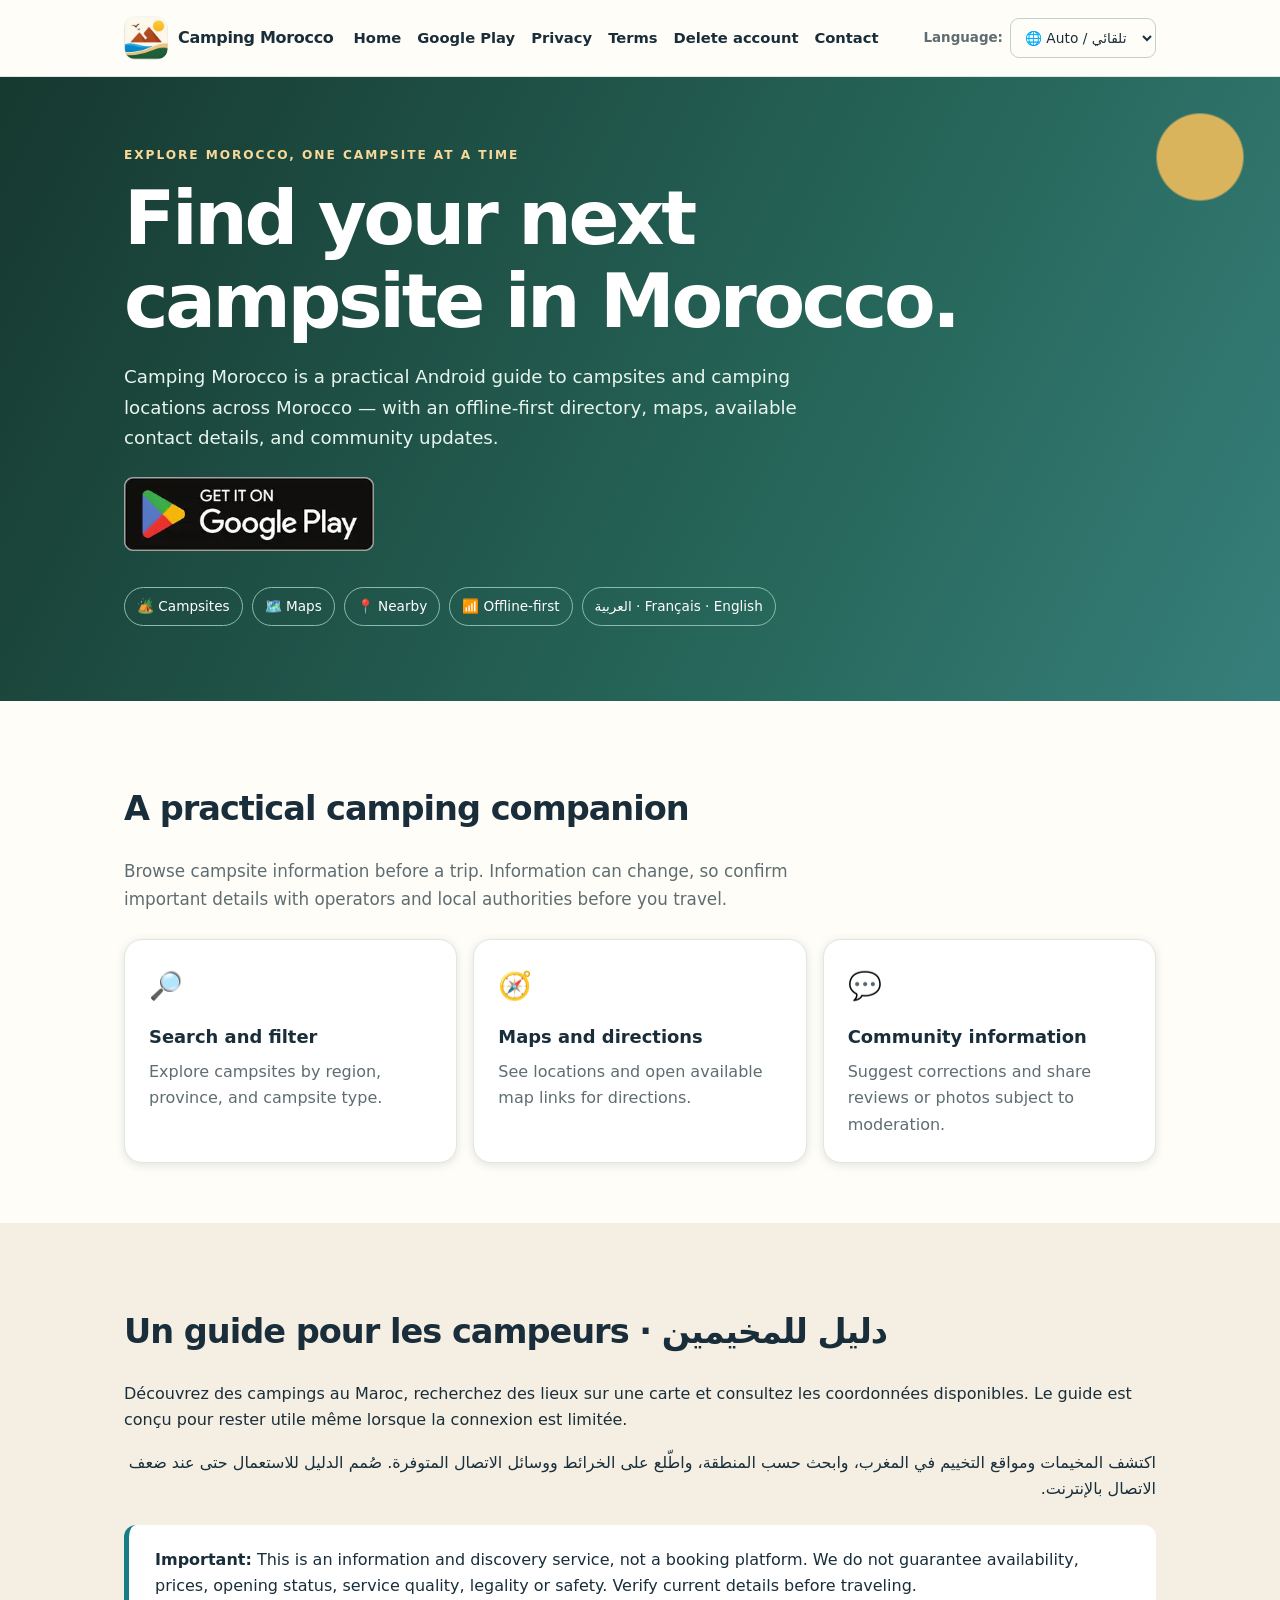
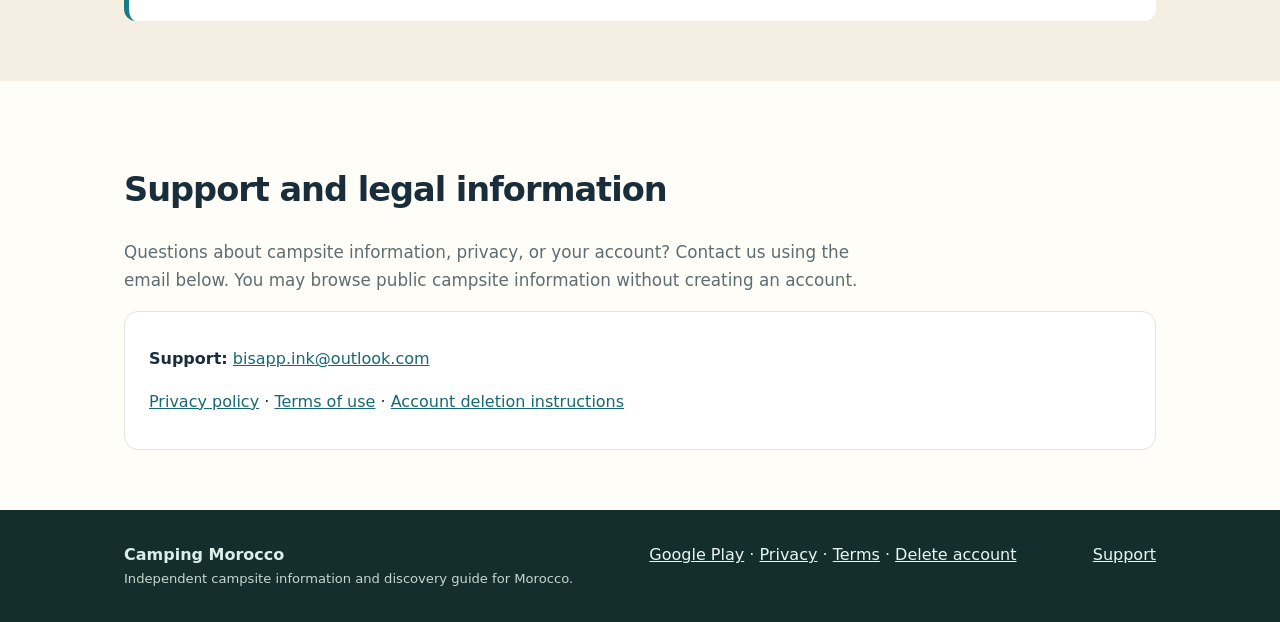
<file: index.html>
<!doctype html><html lang="en"><head><meta charset="utf-8"><meta name="viewport" content="width=device-width,initial-scale=1"><meta name="color-scheme" content="light"><meta name="theme-color" content="#24483e"><meta name="description" content="Camping Morocco helps travelers discover campsites in Morocco with offline-first listings, maps, contacts, and community contributions."><title>Home — Camping Morocco</title><link rel="stylesheet" href="/styles.css"><link rel="icon" type="image/webp" href="/assets/camping-morocco-logo.webp"><link rel="canonical" href="https://camping.macrameprojects.com/"><script src="/site-i18n.js" defer></script></head><body><header class="nav"><div class="container nav-inner"><a class="brand" href="/"><span class="brand-mark"><img src="/assets/camping-morocco-logo.webp" alt="" width="44" height="44" decoding="async"></span><span>Camping Morocco</span></a><nav class="links" aria-label="Main navigation"><a href="/">Home</a><a href="https://play.google.com/store/apps/details?id=ma.campingmorocco.app" target="_blank" rel="noopener noreferrer">Google Play</a><a href="/privacy.html">Privacy</a><a href="/terms.html">Terms</a><a href="/account-deletion.html">Delete account</a><a href="/#contact">Contact</a></nav><div class="language-picker"><label id="site-language-label" for="site-language">Language:</label><select id="site-language" aria-label="Website language"><option value="auto">🌐 Auto / تلقائي</option><option value="ar">العربية</option><option value="fr">Français</option><option value="en">English</option><option value="de">Deutsch</option><option value="es">Español</option></select></div></div></header><main data-page="home"><section class="hero"><div class="container hero-inner"><div class="eyebrow">Explore Morocco, one campsite at a time</div><h1>Find your next campsite in Morocco.</h1><p>Camping Morocco is a practical Android guide to campsites and camping locations across Morocco — with an offline-first directory, maps, available contact details, and community updates.</p><p class="store-cta"><a class="play-badge-link" href="https://play.google.com/store/apps/details?id=ma.campingmorocco.app" target="_blank" rel="noopener noreferrer" aria-label="Download Camping Morocco from Google Play"><img src="/assets/google-play-badge.webp" alt="Get it on Google Play" width="250" height="74" decoding="async"></a></p><div class="pills"><span class="pill">🏕️ Campsites</span><span class="pill">🗺️ Maps</span><span class="pill">📍 Nearby</span><span class="pill">📶 Offline-first</span><span class="pill">العربية · Français · English</span></div></div></section><section class="section"><div class="container"><h2>A practical camping companion</h2><p class="lead">Browse campsite information before a trip. Information can change, so confirm important details with operators and local authorities before you travel.</p><div class="grid"><article class="tile"><span class="glyph">🔎</span><h3>Search and filter</h3><p>Explore campsites by region, province, and campsite type.</p></article><article class="tile"><span class="glyph">🧭</span><h3>Maps and directions</h3><p>See locations and open available map links for directions.</p></article><article class="tile"><span class="glyph">💬</span><h3>Community information</h3><p>Suggest corrections and share reviews or photos subject to moderation.</p></article></div></div></section><section class="section soft"><div class="container"><h2>Un guide pour les campeurs · دليل للمخيمين</h2><p lang="fr">Découvrez des campings au Maroc, recherchez des lieux sur une carte et consultez les coordonnées disponibles. Le guide est conçu pour rester utile même lorsque la connexion est limitée.</p><p lang="ar" dir="rtl">اكتشف المخيمات ومواقع التخييم في المغرب، وابحث حسب المنطقة، واطّلع على الخرائط ووسائل الاتصال المتوفرة. صُمم الدليل للاستعمال حتى عند ضعف الاتصال بالإنترنت.</p><div class="notes"><strong>Important:</strong> This is an information and discovery service, not a booking platform. We do not guarantee availability, prices, opening status, service quality, legality or safety. Verify current details before traveling.</div></div></section><section id="contact" class="section"><div class="container"><h2>Support and legal information</h2><p class="lead">Questions about campsite information, privacy, or your account? Contact us using the email below. You may browse public campsite information without creating an account.</p><div class="contact"><p><strong>Support:</strong> <a href="mailto:bisapp.ink@outlook.com">bisapp.ink@outlook.com</a></p><p><a href="/privacy.html">Privacy policy</a> · <a href="/terms.html">Terms of use</a> · <a href="/account-deletion.html">Account deletion instructions</a></p></div></div></section></main><footer class="footer"><div class="container footer-inner"><div><strong>Camping Morocco</strong><div class="meta">Independent campsite information and discovery guide for Morocco.</div></div><div><a href="https://play.google.com/store/apps/details?id=ma.campingmorocco.app" target="_blank" rel="noopener noreferrer">Google Play</a> · <a href="/privacy.html">Privacy</a> · <a href="/terms.html">Terms</a> · <a href="/account-deletion.html">Delete account</a></div><div><a href="mailto:bisapp.ink@outlook.com">Support</a></div></div></footer></body></html>
</file>
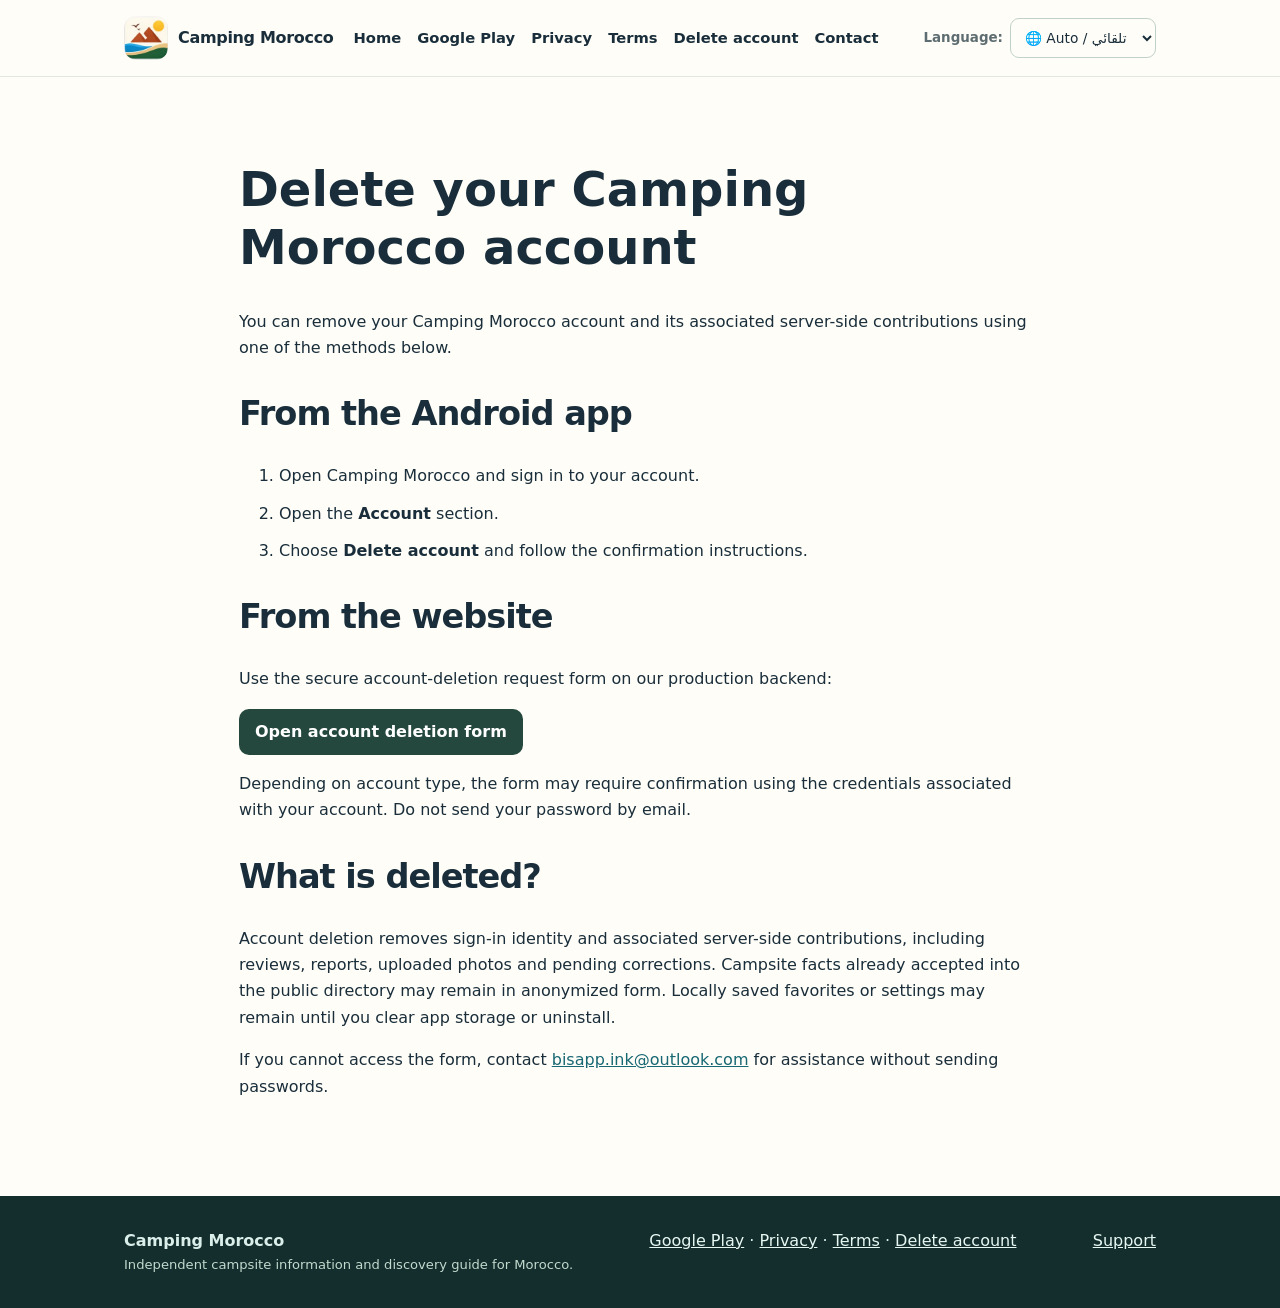
<file: account-deletion.html>
<!doctype html><html lang="en"><head><meta charset="utf-8"><meta name="viewport" content="width=device-width,initial-scale=1"><meta name="color-scheme" content="light"><meta name="theme-color" content="#24483e"><meta name="description" content="How to delete your Camping Morocco account or request removal of account-linked data."><title>Account Deletion — Camping Morocco</title><link rel="stylesheet" href="/styles.css"><link rel="icon" type="image/webp" href="/assets/camping-morocco-logo.webp"><link rel="canonical" href="https://camping.macrameprojects.com/account-deletion.html"><script src="/site-i18n.js" defer></script></head><body><header class="nav"><div class="container nav-inner"><a class="brand" href="/"><span class="brand-mark"><img src="/assets/camping-morocco-logo.webp" alt="" width="44" height="44" decoding="async"></span><span>Camping Morocco</span></a><nav class="links" aria-label="Main navigation"><a href="/">Home</a><a href="https://play.google.com/store/apps/details?id=ma.campingmorocco.app" target="_blank" rel="noopener noreferrer">Google Play</a><a href="/privacy.html">Privacy</a><a href="/terms.html">Terms</a><a href="/account-deletion.html">Delete account</a><a href="/#contact">Contact</a></nav><div class="language-picker"><label id="site-language-label" for="site-language">Language:</label><select id="site-language" aria-label="Website language"><option value="auto">🌐 Auto / تلقائي</option><option value="ar">العربية</option><option value="fr">Français</option><option value="en">English</option><option value="de">Deutsch</option><option value="es">Español</option></select></div></div></header><main class="legal" data-page="deletion"><h1>Delete your Camping Morocco account</h1><p>You can remove your Camping Morocco account and its associated server-side contributions using one of the methods below.</p><h2>From the Android app</h2><ol><li>Open Camping Morocco and sign in to your account.</li><li>Open the <strong>Account</strong> section.</li><li>Choose <strong>Delete account</strong> and follow the confirmation instructions.</li></ol><h2>From the website</h2><p>Use the secure account-deletion request form on our production backend:</p><p><a class="button" href="https://camping-morocco-production.up.railway.app/account-deletion">Open account deletion form</a></p><p>Depending on account type, the form may require confirmation using the credentials associated with your account. Do not send your password by email.</p><h2>What is deleted?</h2><p>Account deletion removes sign-in identity and associated server-side contributions, including reviews, reports, uploaded photos and pending corrections. Campsite facts already accepted into the public directory may remain in anonymized form. Locally saved favorites or settings may remain until you clear app storage or uninstall.</p><p>If you cannot access the form, contact <a href="mailto:bisapp.ink@outlook.com">bisapp.ink@outlook.com</a> for assistance without sending passwords.</p></main><footer class="footer"><div class="container footer-inner"><div><strong>Camping Morocco</strong><div class="meta">Independent campsite information and discovery guide for Morocco.</div></div><div><a href="https://play.google.com/store/apps/details?id=ma.campingmorocco.app" target="_blank" rel="noopener noreferrer">Google Play</a> · <a href="/privacy.html">Privacy</a> · <a href="/terms.html">Terms</a> · <a href="/account-deletion.html">Delete account</a></div><div><a href="mailto:bisapp.ink@outlook.com">Support</a></div></div></footer></body></html>
</file>
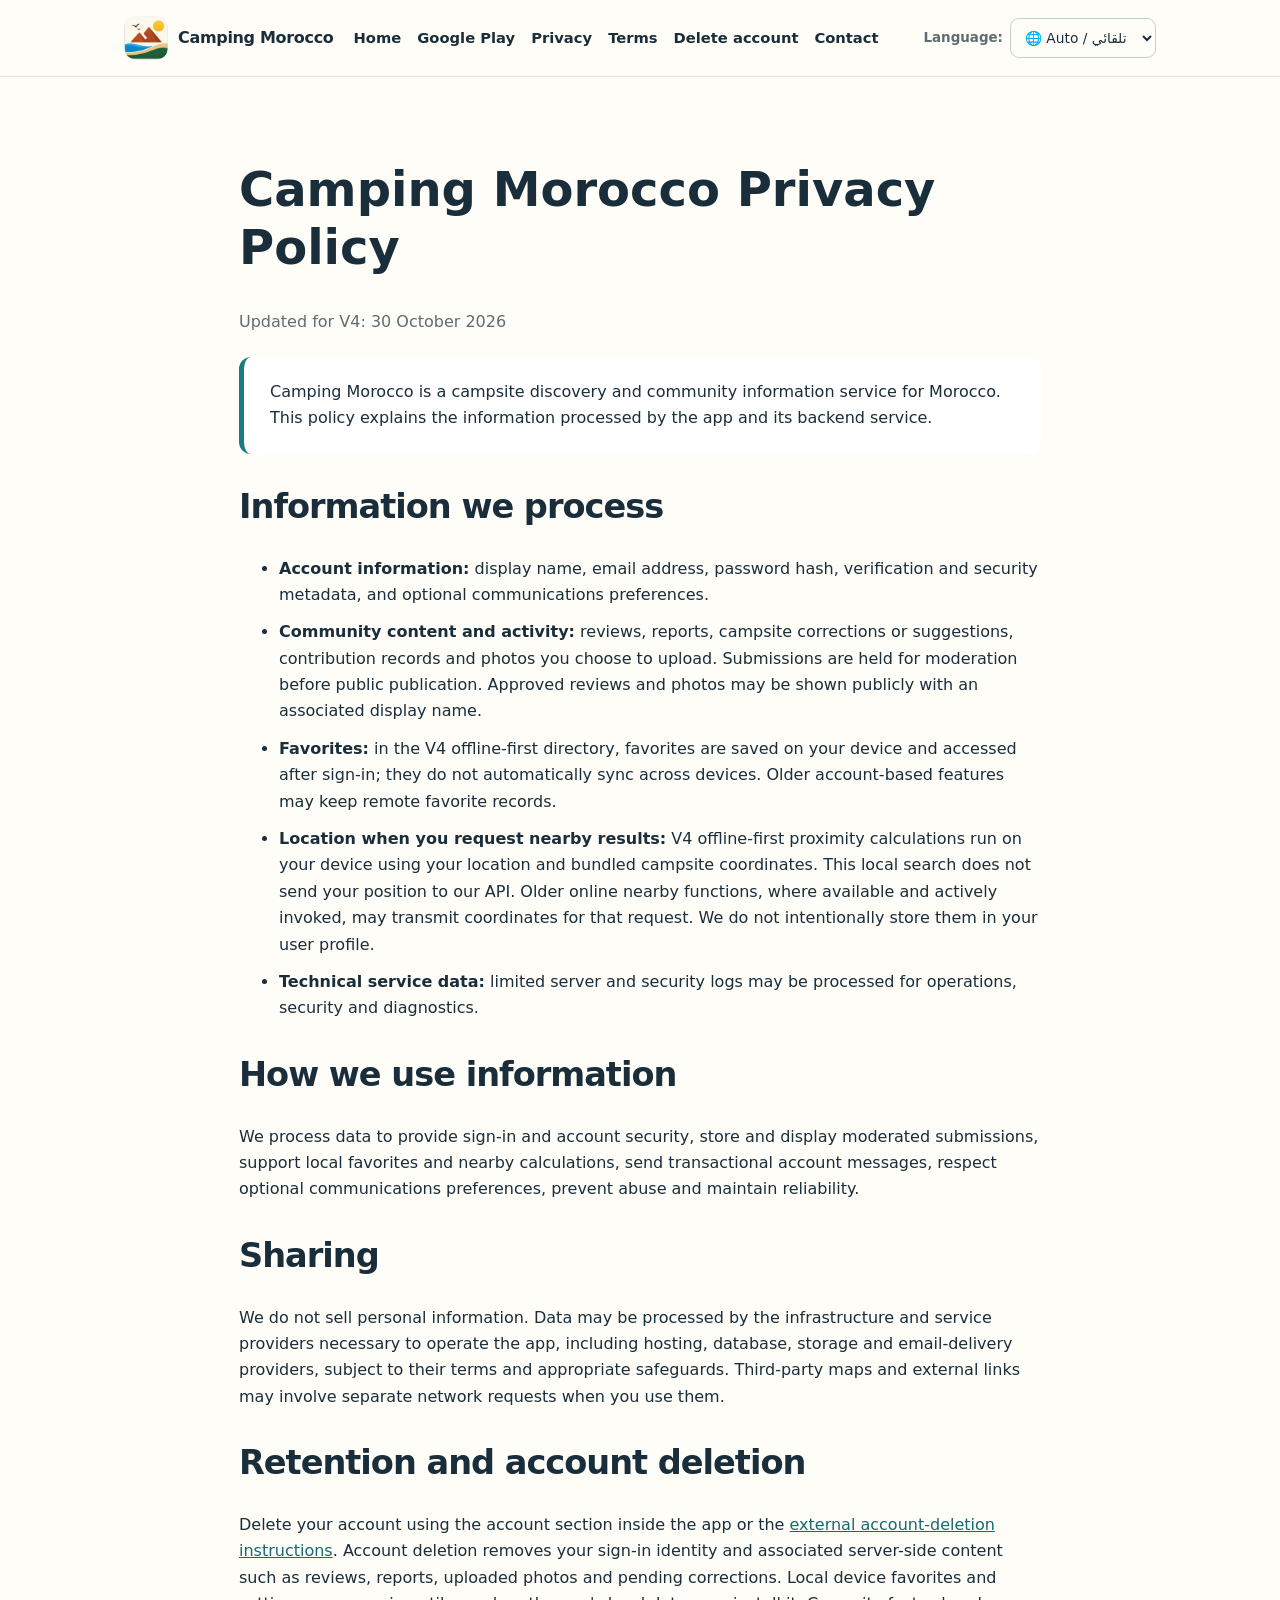
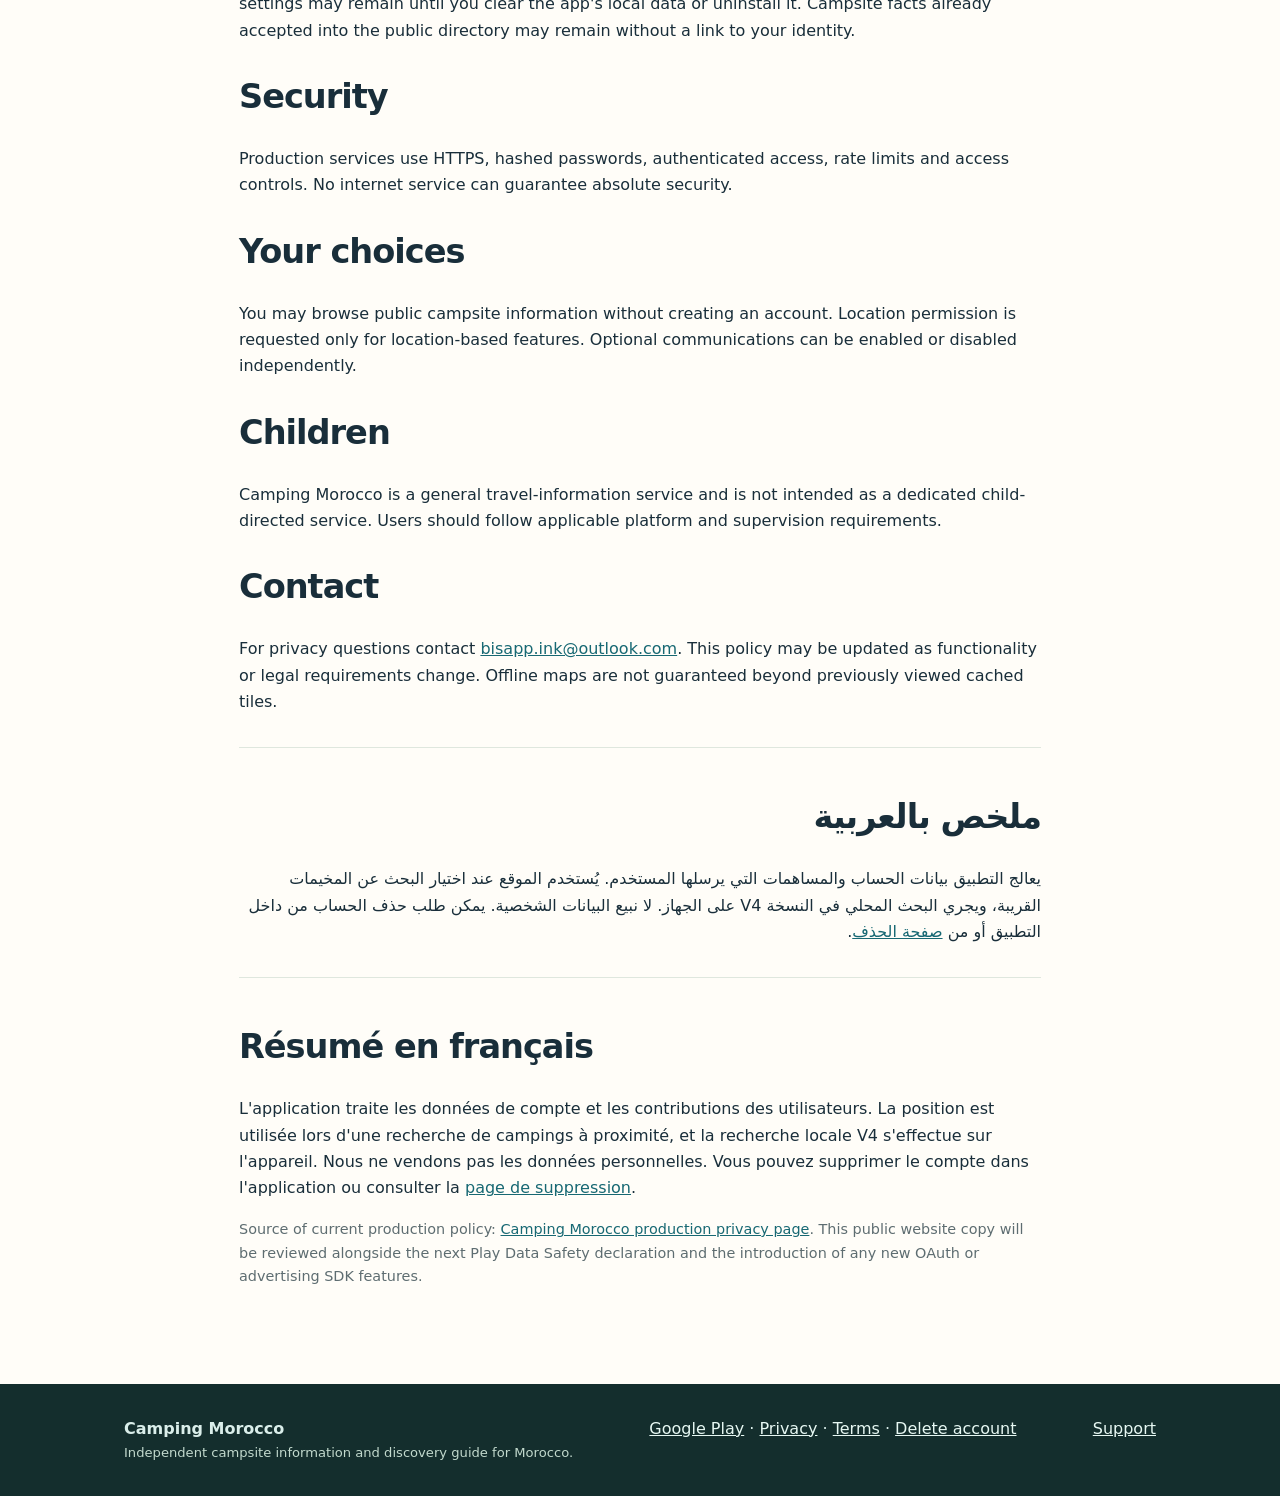
<file: privacy.html>
<!doctype html><html lang="en"><head><meta charset="utf-8"><meta name="viewport" content="width=device-width,initial-scale=1"><meta name="color-scheme" content="light"><meta name="theme-color" content="#24483e"><meta name="description" content="Camping Morocco Privacy Policy — information processed by the app and its backend."><title>Privacy Policy — Camping Morocco</title><link rel="stylesheet" href="/styles.css"><link rel="icon" type="image/webp" href="/assets/camping-morocco-logo.webp"><link rel="canonical" href="https://camping.macrameprojects.com/privacy.html"><script src="/site-i18n.js" defer></script></head><body><header class="nav"><div class="container nav-inner"><a class="brand" href="/"><span class="brand-mark"><img src="/assets/camping-morocco-logo.webp" alt="" width="44" height="44" decoding="async"></span><span>Camping Morocco</span></a><nav class="links" aria-label="Main navigation"><a href="/">Home</a><a href="https://play.google.com/store/apps/details?id=ma.campingmorocco.app" target="_blank" rel="noopener noreferrer">Google Play</a><a href="/privacy.html">Privacy</a><a href="/terms.html">Terms</a><a href="/account-deletion.html">Delete account</a><a href="/#contact">Contact</a></nav><div class="language-picker"><label id="site-language-label" for="site-language">Language:</label><select id="site-language" aria-label="Website language"><option value="auto">🌐 Auto / تلقائي</option><option value="ar">العربية</option><option value="fr">Français</option><option value="en">English</option><option value="de">Deutsch</option><option value="es">Español</option></select></div></div></header><main class="legal" data-page="privacy"><h1>Camping Morocco Privacy Policy</h1><p class="date">Updated for V4: 30 October 2026</p><div class="notes">Camping Morocco is a campsite discovery and community information service for Morocco. This policy explains the information processed by the app and its backend service.</div><h2>Information we process</h2><ul><li><strong>Account information:</strong> display name, email address, password hash, verification and security metadata, and optional communications preferences.</li><li><strong>Community content and activity:</strong> reviews, reports, campsite corrections or suggestions, contribution records and photos you choose to upload. Submissions are held for moderation before public publication. Approved reviews and photos may be shown publicly with an associated display name.</li><li><strong>Favorites:</strong> in the V4 offline-first directory, favorites are saved on your device and accessed after sign-in; they do not automatically sync across devices. Older account-based features may keep remote favorite records.</li><li><strong>Location when you request nearby results:</strong> V4 offline-first proximity calculations run on your device using your location and bundled campsite coordinates. This local search does not send your position to our API. Older online nearby functions, where available and actively invoked, may transmit coordinates for that request. We do not intentionally store them in your user profile.</li><li><strong>Technical service data:</strong> limited server and security logs may be processed for operations, security and diagnostics.</li></ul><h2>How we use information</h2><p>We process data to provide sign-in and account security, store and display moderated submissions, support local favorites and nearby calculations, send transactional account messages, respect optional communications preferences, prevent abuse and maintain reliability.</p><h2>Sharing</h2><p>We do not sell personal information. Data may be processed by the infrastructure and service providers necessary to operate the app, including hosting, database, storage and email-delivery providers, subject to their terms and appropriate safeguards. Third-party maps and external links may involve separate network requests when you use them.</p><h2>Retention and account deletion</h2><p>Delete your account using the account section inside the app or the <a href="/account-deletion.html">external account-deletion instructions</a>. Account deletion removes your sign-in identity and associated server-side content such as reviews, reports, uploaded photos and pending corrections. Local device favorites and settings may remain until you clear the app's local data or uninstall it. Campsite facts already accepted into the public directory may remain without a link to your identity.</p><h2>Security</h2><p>Production services use HTTPS, hashed passwords, authenticated access, rate limits and access controls. No internet service can guarantee absolute security.</p><h2>Your choices</h2><p>You may browse public campsite information without creating an account. Location permission is requested only for location-based features. Optional communications can be enabled or disabled independently.</p><h2>Children</h2><p>Camping Morocco is a general travel-information service and is not intended as a dedicated child-directed service. Users should follow applicable platform and supervision requirements.</p><h2>Contact</h2><p>For privacy questions contact <a href="mailto:bisapp.ink@outlook.com">bisapp.ink@outlook.com</a>. This policy may be updated as functionality or legal requirements change. Offline maps are not guaranteed beyond previously viewed cached tiles.</p><div class="langbox" lang="ar" dir="rtl"><h2>ملخص بالعربية</h2><p>يعالج التطبيق بيانات الحساب والمساهمات التي يرسلها المستخدم. يُستخدم الموقع عند اختيار البحث عن المخيمات القريبة، ويجري البحث المحلي في النسخة V4 على الجهاز. لا نبيع البيانات الشخصية. يمكن طلب حذف الحساب من داخل التطبيق أو من <a href="/account-deletion.html">صفحة الحذف</a>.</p></div><div class="langbox" lang="fr"><h2>Résumé en français</h2><p>L'application traite les données de compte et les contributions des utilisateurs. La position est utilisée lors d'une recherche de campings à proximité, et la recherche locale V4 s'effectue sur l'appareil. Nous ne vendons pas les données personnelles. Vous pouvez supprimer le compte dans l'application ou consulter la <a href="/account-deletion.html">page de suppression</a>.</p></div><p class="small">Source of current production policy: <a href="https://camping-morocco-production.up.railway.app/privacy">Camping Morocco production privacy page</a>. This public website copy will be reviewed alongside the next Play Data Safety declaration and the introduction of any new OAuth or advertising SDK features.</p></main><footer class="footer"><div class="container footer-inner"><div><strong>Camping Morocco</strong><div class="meta">Independent campsite information and discovery guide for Morocco.</div></div><div><a href="https://play.google.com/store/apps/details?id=ma.campingmorocco.app" target="_blank" rel="noopener noreferrer">Google Play</a> · <a href="/privacy.html">Privacy</a> · <a href="/terms.html">Terms</a> · <a href="/account-deletion.html">Delete account</a></div><div><a href="mailto:bisapp.ink@outlook.com">Support</a></div></div></footer></body></html>
</file>
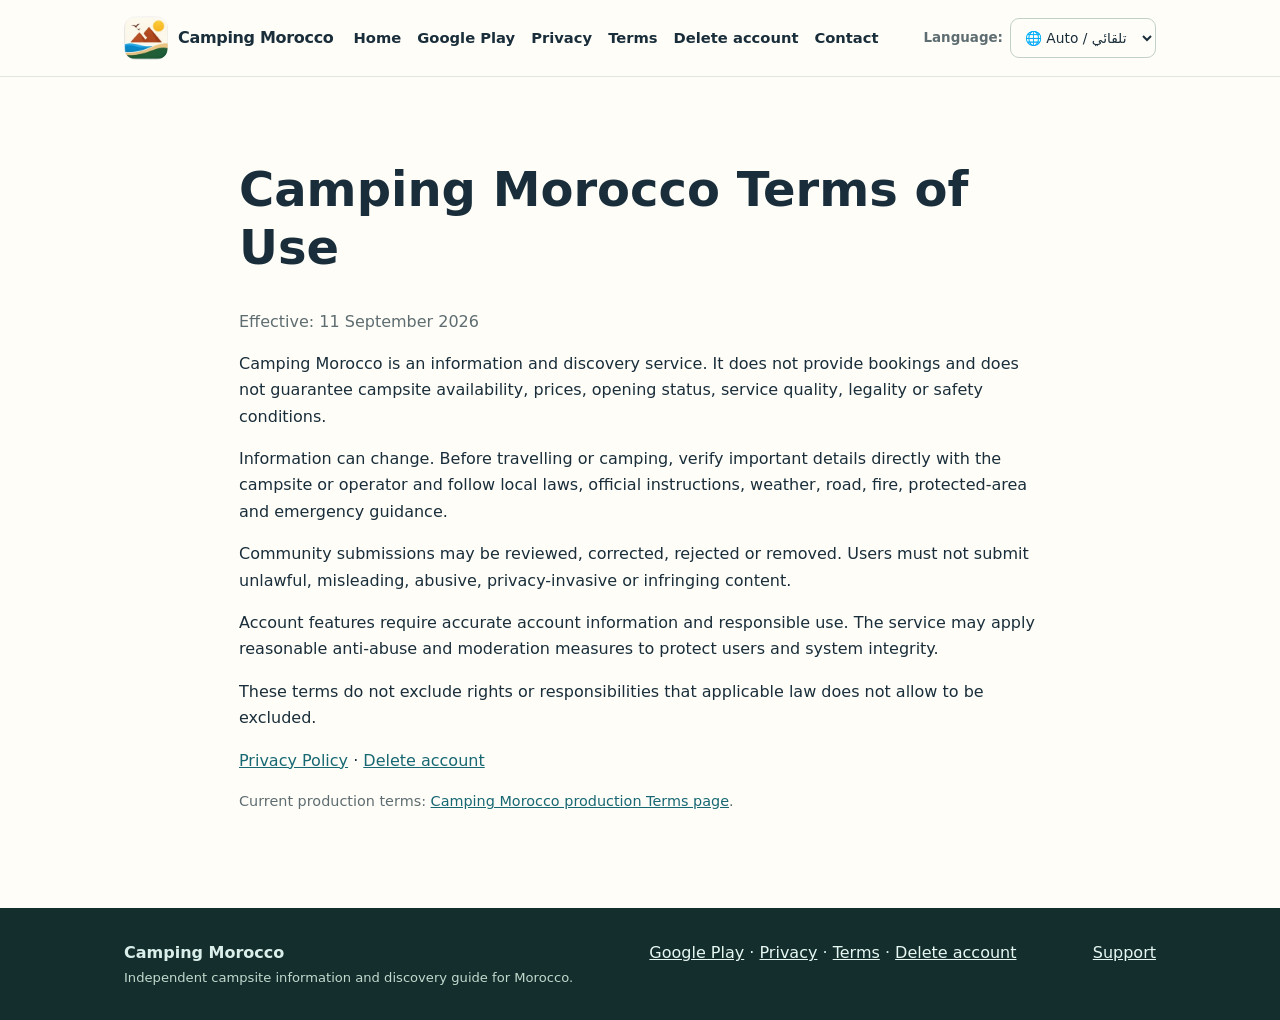
<file: terms.html>
<!doctype html><html lang="en"><head><meta charset="utf-8"><meta name="viewport" content="width=device-width,initial-scale=1"><meta name="color-scheme" content="light"><meta name="theme-color" content="#24483e"><meta name="description" content="Terms for using Camping Morocco, a campsite discovery and community information service."><title>Terms of Use — Camping Morocco</title><link rel="stylesheet" href="/styles.css"><link rel="icon" type="image/webp" href="/assets/camping-morocco-logo.webp"><link rel="canonical" href="https://camping.macrameprojects.com/terms.html"><script src="/site-i18n.js" defer></script></head><body><header class="nav"><div class="container nav-inner"><a class="brand" href="/"><span class="brand-mark"><img src="/assets/camping-morocco-logo.webp" alt="" width="44" height="44" decoding="async"></span><span>Camping Morocco</span></a><nav class="links" aria-label="Main navigation"><a href="/">Home</a><a href="https://play.google.com/store/apps/details?id=ma.campingmorocco.app" target="_blank" rel="noopener noreferrer">Google Play</a><a href="/privacy.html">Privacy</a><a href="/terms.html">Terms</a><a href="/account-deletion.html">Delete account</a><a href="/#contact">Contact</a></nav><div class="language-picker"><label id="site-language-label" for="site-language">Language:</label><select id="site-language" aria-label="Website language"><option value="auto">🌐 Auto / تلقائي</option><option value="ar">العربية</option><option value="fr">Français</option><option value="en">English</option><option value="de">Deutsch</option><option value="es">Español</option></select></div></div></header><main class="legal" data-page="terms"><h1>Camping Morocco Terms of Use</h1><p class="date">Effective: 11 September 2026</p><p>Camping Morocco is an information and discovery service. It does not provide bookings and does not guarantee campsite availability, prices, opening status, service quality, legality or safety conditions.</p><p>Information can change. Before travelling or camping, verify important details directly with the campsite or operator and follow local laws, official instructions, weather, road, fire, protected-area and emergency guidance.</p><p>Community submissions may be reviewed, corrected, rejected or removed. Users must not submit unlawful, misleading, abusive, privacy-invasive or infringing content.</p><p>Account features require accurate account information and responsible use. The service may apply reasonable anti-abuse and moderation measures to protect users and system integrity.</p><p>These terms do not exclude rights or responsibilities that applicable law does not allow to be excluded.</p><p><a href="/privacy.html">Privacy Policy</a> · <a href="/account-deletion.html">Delete account</a></p><p class="small">Current production terms: <a href="https://camping-morocco-production.up.railway.app/terms">Camping Morocco production Terms page</a>.</p></main><footer class="footer"><div class="container footer-inner"><div><strong>Camping Morocco</strong><div class="meta">Independent campsite information and discovery guide for Morocco.</div></div><div><a href="https://play.google.com/store/apps/details?id=ma.campingmorocco.app" target="_blank" rel="noopener noreferrer">Google Play</a> · <a href="/privacy.html">Privacy</a> · <a href="/terms.html">Terms</a> · <a href="/account-deletion.html">Delete account</a></div><div><a href="mailto:bisapp.ink@outlook.com">Support</a></div></div></footer></body></html>
</file>
<file: styles.css>
:root{color-scheme:light;--ink:#192e3a;--pine:#24483e;--sea:#187d82;--sand:#f5efe3;--paper:#fffdf8;--muted:#5e6d71;--line:#dfe7de;--sun:#e9b44f}*{box-sizing:border-box}html{scroll-behavior:smooth}body{margin:0;background:var(--paper);color:var(--ink);font-family:system-ui,-apple-system,Segoe UI,Arial,sans-serif;line-height:1.65}a{color:#176873}a:focus-visible,button:focus-visible{outline:3px solid #c27b2c;outline-offset:3px}.container{max-width:1080px;margin:auto;padding:0 24px}.nav{background:var(--paper);border-bottom:1px solid var(--line)}.nav-inner{min-height:76px;display:flex;align-items:center;justify-content:space-between;gap:20px;flex-wrap:wrap}.brand{display:inline-flex;align-items:center;gap:10px;text-decoration:none;color:var(--ink);font-weight:800;letter-spacing:-.02em}.brand-mark{display:inline-flex;align-items:center;justify-content:center;width:44px;height:44px;flex-shrink:0}.brand-mark img{display:block;width:44px;height:44px;object-fit:contain;border-radius:12px}.links{display:flex;flex-wrap:wrap;gap:16px}.links a{text-decoration:none;font-weight:600;color:var(--ink);font-size:.92rem}.links a:hover{text-decoration:underline}.hero{background:linear-gradient(117deg,#16382f,#27675b 64%,#377f7b);color:#fff;position:relative;overflow:hidden}.hero:after{content:"";position:absolute;width:300px;height:300px;right:-70px;top:-70px;background:radial-gradient(circle,#f8c05b 0 20%,transparent 21%);opacity:.85}.hero-inner{min-height:350px;padding-top:68px;padding-bottom:75px;position:relative;z-index:1}.eyebrow{text-transform:uppercase;letter-spacing:.16em;font-size:.76rem;font-weight:750;color:#f8d999}.hero h1{font-size:clamp(2.4rem,6vw,4.7rem);max-width:850px;line-height:1.1;letter-spacing:-.045em;margin:12px 0 20px}.hero p{max-width:680px;color:#e8f5ed;font-size:1.14rem}.pills{display:flex;gap:9px;flex-wrap:wrap;margin-top:27px}.pill{border:1px solid #8bbbac;border-radius:100px;padding:7px 12px;font-size:.85rem}.section{padding:60px 0}.section.soft{background:var(--sand)}h2{font-size:clamp(1.55rem,3vw,2.1rem);letter-spacing:-.03em;line-height:1.25}h3{font-size:1.12rem;margin:0 0 8px}.lead{font-size:1.05rem;color:var(--muted);max-width:740px}.grid{display:grid;grid-template-columns:repeat(3,minmax(0,1fr));gap:16px;margin-top:25px}.tile{background:#fff;border:1px solid var(--line);padding:24px;border-radius:18px;box-shadow:0 2px 10px #123a2520}.tile p{margin:0;color:var(--muted)}.glyph{font-size:1.7rem;display:block;margin-bottom:13px}.notes{padding:22px 26px;background:#fff;border-left:5px solid var(--sea);border-radius:12px;margin-top:22px}.button{display:inline-block;background:var(--pine);color:#fff;text-decoration:none;border-radius:10px;padding:10px 16px;font-weight:700}.button:hover{background:#366e5b}.footer{background:#142e2d;color:#daeeea;padding:32px 0}.footer a{color:#e7f8f3}.footer-inner{display:flex;gap:20px;justify-content:space-between;flex-wrap:wrap}.legal{max-width:850px;margin:0 auto;padding:52px 24px 80px}.legal h1{font-size:clamp(2rem,5vw,3rem);line-height:1.2}.legal h2{margin-top:32px}.legal .date{color:var(--muted)}.legal li{margin-bottom:11px}.small{font-size:.9rem;color:var(--muted)}.langbox{margin-top:32px;border-top:1px solid var(--line);padding-top:16px}.langbox[dir=rtl]{text-align:right}.contact{padding:18px 24px;border:1px solid var(--line);border-radius:14px;background:#fff}.meta{font-size:.82rem;color:#c2d9cd}@media(max-width:710px){.grid{grid-template-columns:1fr}.hero-inner{padding-top:48px;padding-bottom:54px}.nav-inner{padding-top:14px;padding-bottom:14px}.links{gap:12px}.section{padding:43px 0}}
 .store-cta{margin-top:24px}.store-link{display:inline-block;background:#fff;color:#194d40;text-decoration:none;font-weight:750;padding:11px 17px;border-radius:11px;box-shadow:0 3px 14px #0c282626}.store-link:hover{background:#e7f8ef}.store-link:focus-visible{outline:3px solid #f5cd69;outline-offset:3px}

.play-badge-link{display:inline-block;line-height:0;border-radius:8px;transition:transform .12s ease}.play-badge-link img{display:block;width:min(250px,75vw);height:auto}.play-badge-link:hover{transform:translateY(-2px)}.play-badge-link:focus-visible{outline:3px solid #f5cd69;outline-offset:4px}

/* Locale navigation and Arabic right-to-left layout. */
.language-picker{display:inline-flex;align-items:center;gap:7px;white-space:nowrap;margin-inline-start:auto}.language-picker label{font-size:.84rem;font-weight:650;color:var(--muted)}.language-picker select{font:inherit;font-size:.86rem;background:#fffdf8;color:var(--ink);border:1px solid #c1d1ca;border-radius:9px;padding:8px 10px;min-height:40px;max-width:150px;cursor:pointer}.language-picker select:focus-visible{outline:3px solid #d6a34b;outline-offset:3px}.nav-inner{column-gap:20px;row-gap:9px}.links{flex-wrap:wrap}.footer a{unicode-bidi:plaintext}bdi{unicode-bidi:isolate}html[dir=rtl] body{text-align:start}html[dir=rtl] .nav-inner,html[dir=rtl] .footer-inner{direction:rtl}html[dir=rtl] .eyebrow{text-transform:none;letter-spacing:normal}html[dir=rtl] .hero:after{right:auto;left:-70px}html[dir=rtl] .notes{border-left:0;border-right:5px solid var(--sea)}html[dir=rtl] .language-picker{margin-inline-start:auto}html[dir=rtl] .langbox{text-align:right}@media(max-width:710px){.language-picker{margin-inline-start:0}.language-picker label{display:none}.nav-inner{justify-content:space-between}.links{flex:1 1 100%;order:3;justify-content:space-between;gap:10px}.links a{font-size:.84rem}.language-picker{order:2}.brand{order:1}.nav{padding:5px 0}}
</file>
